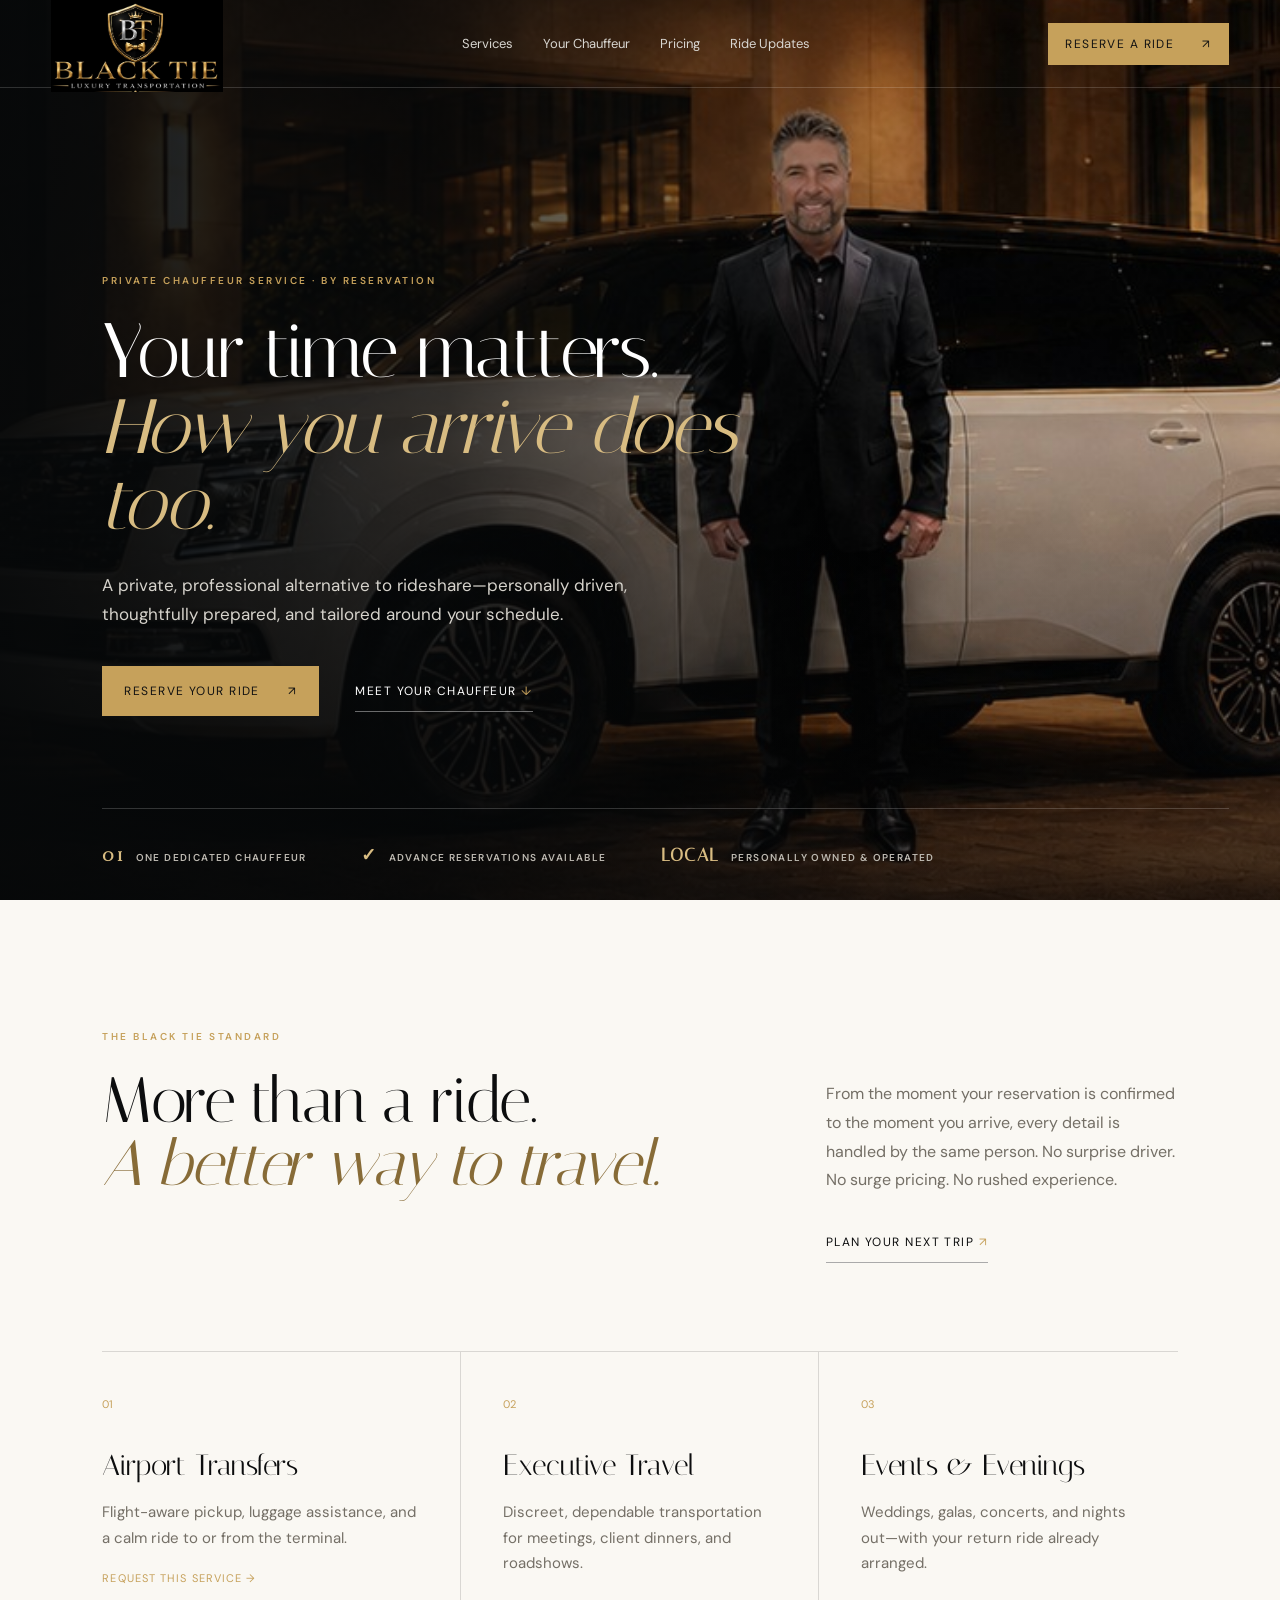
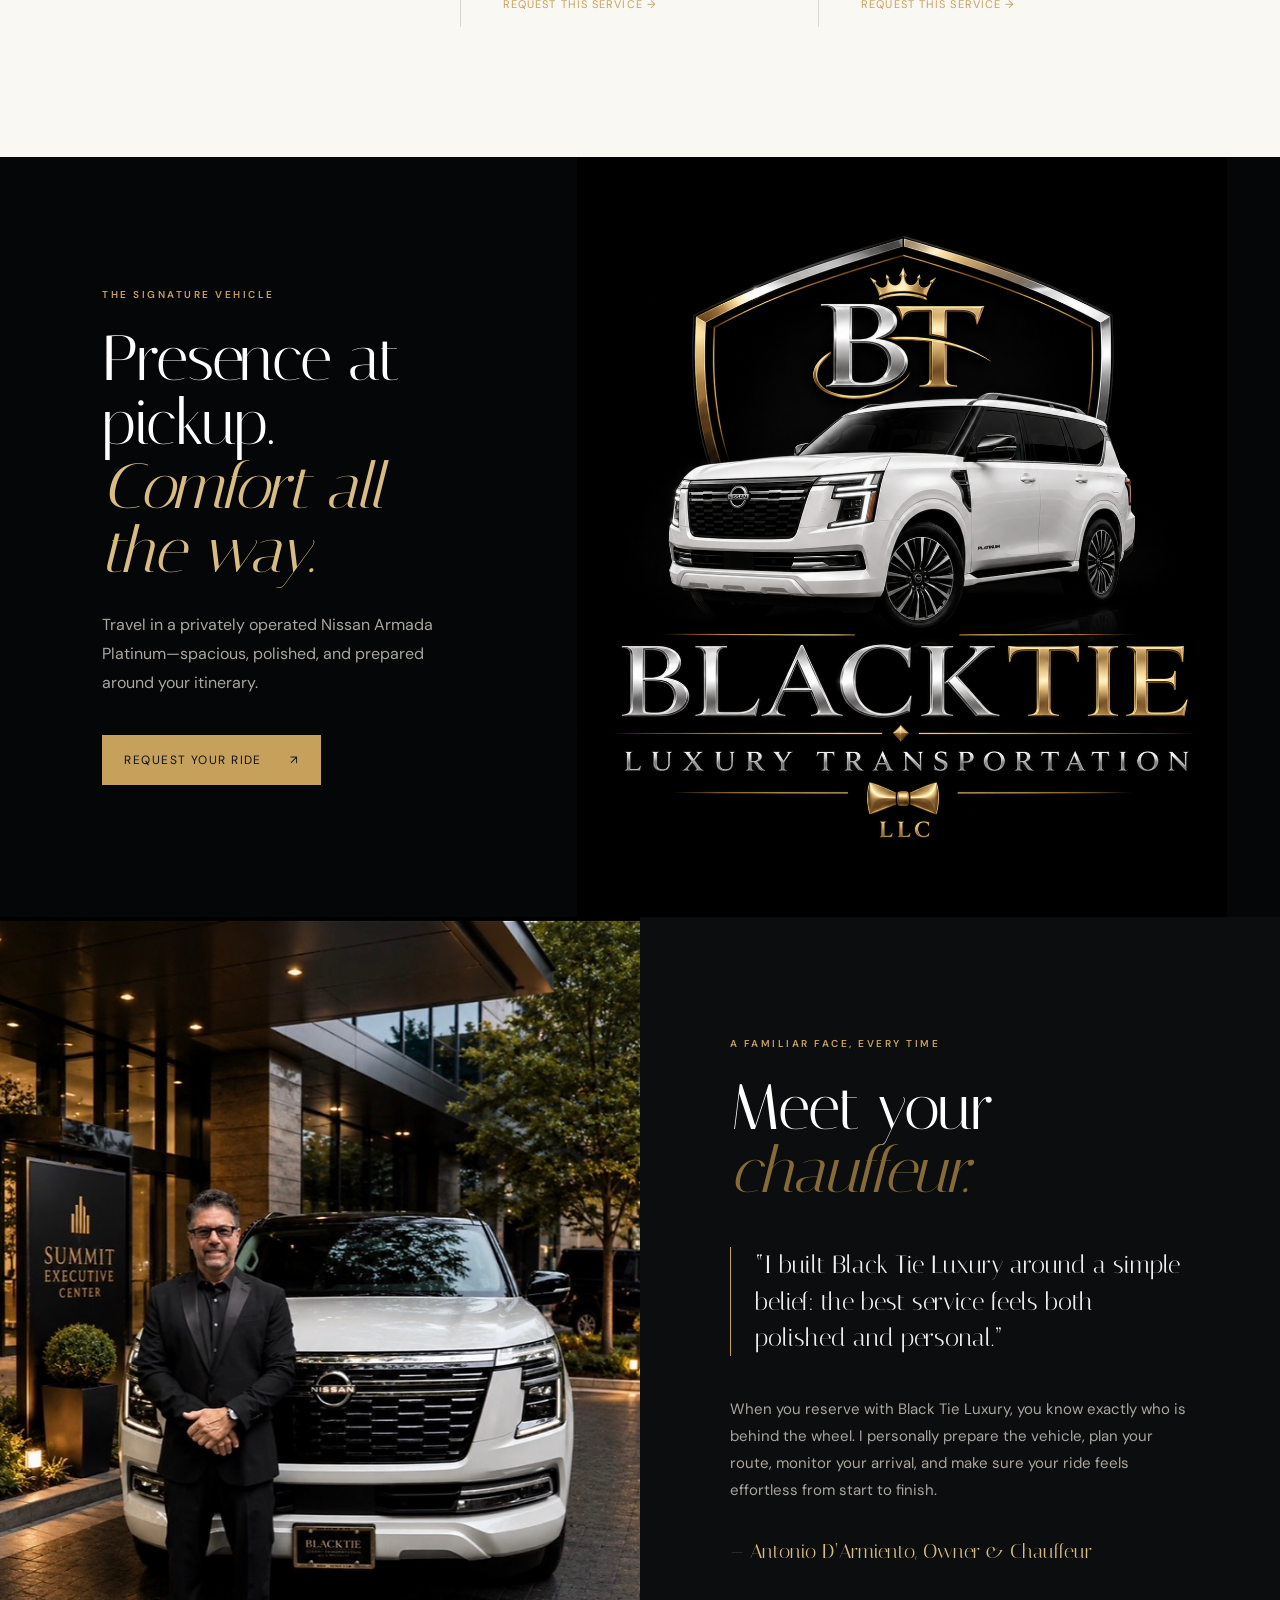
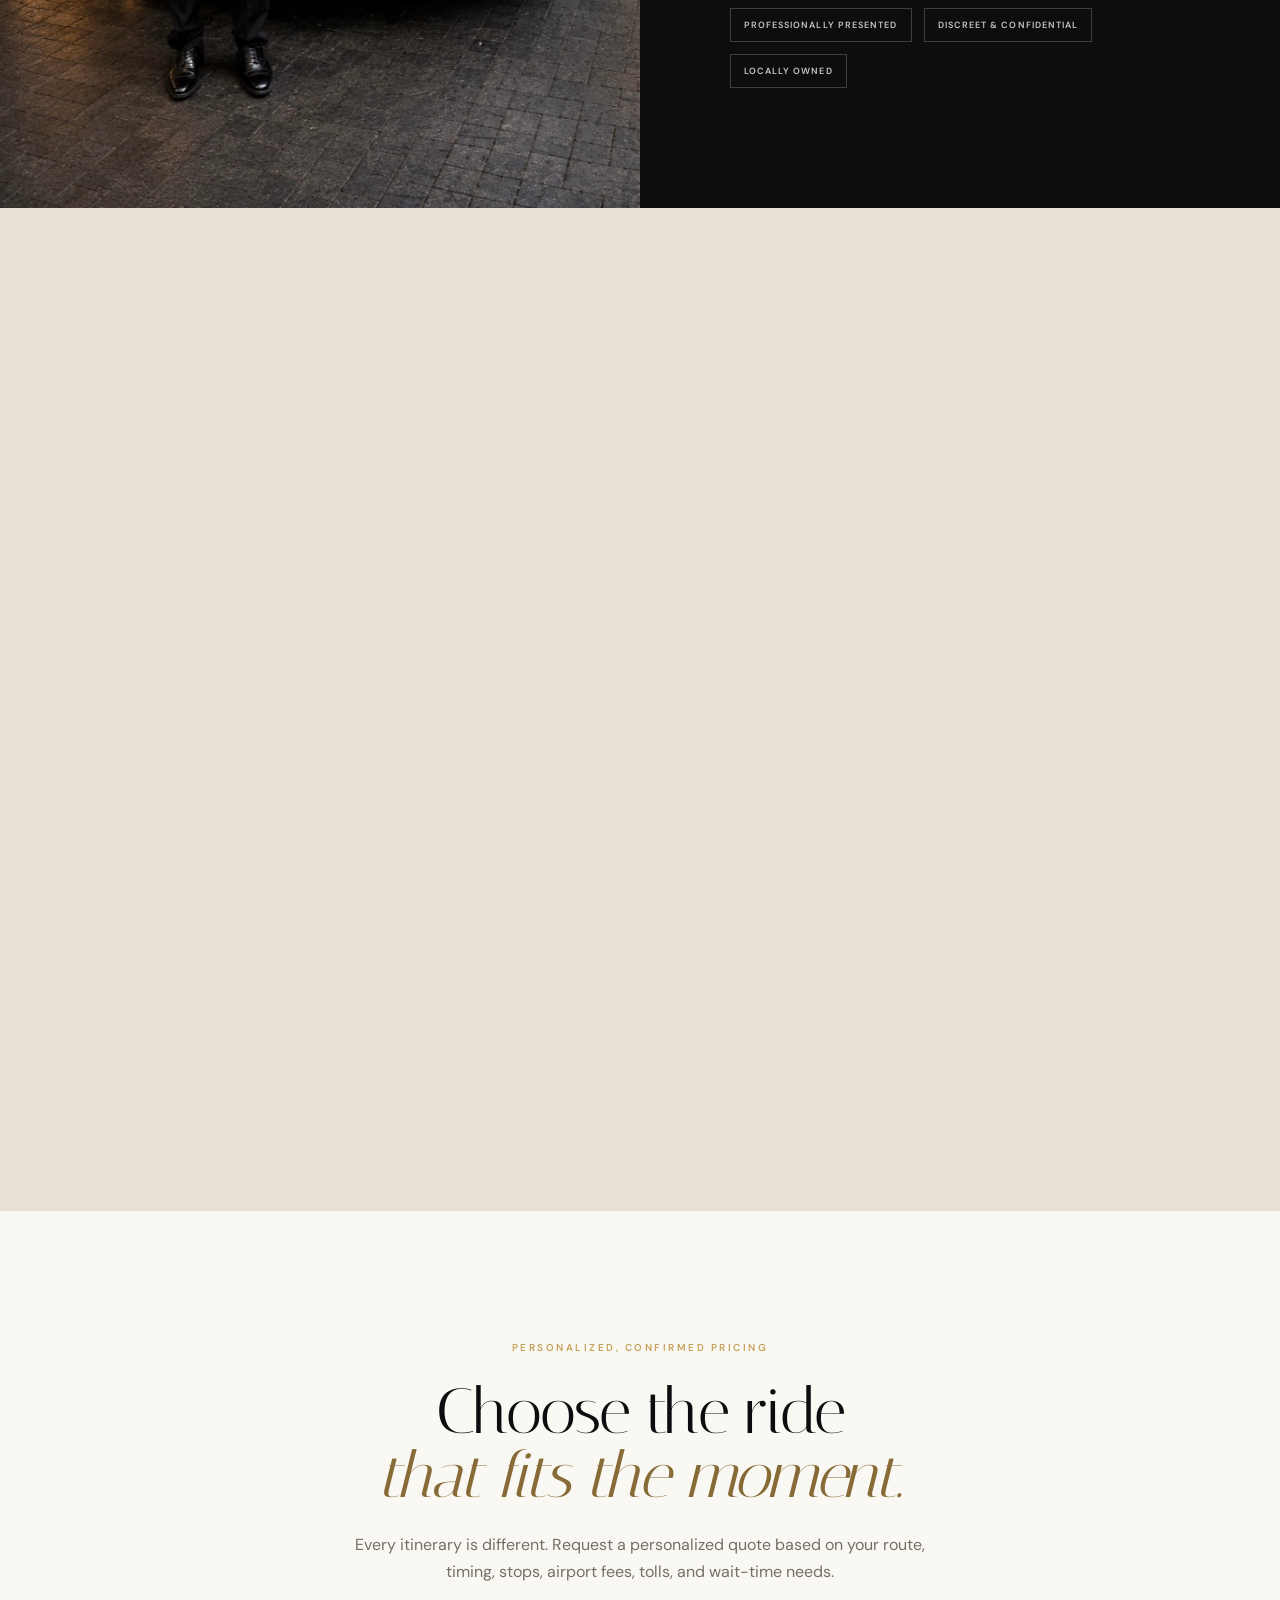
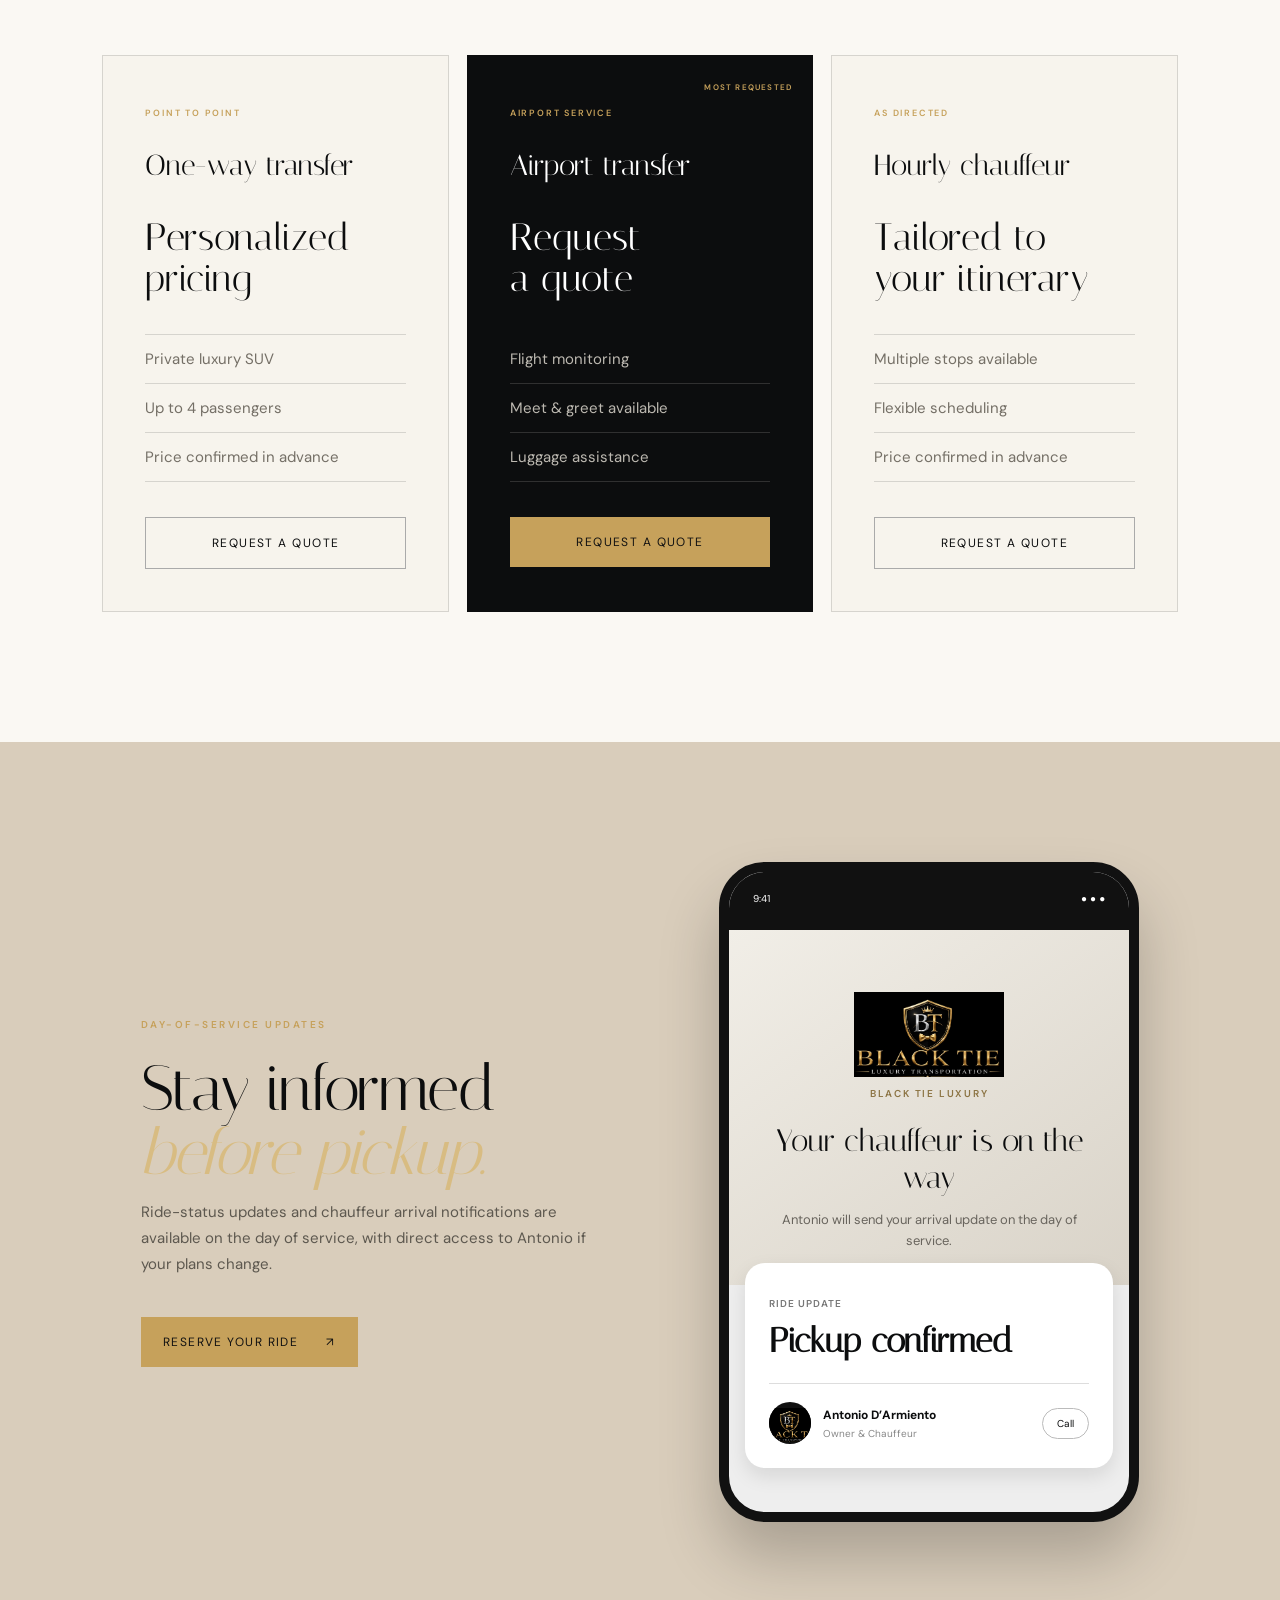
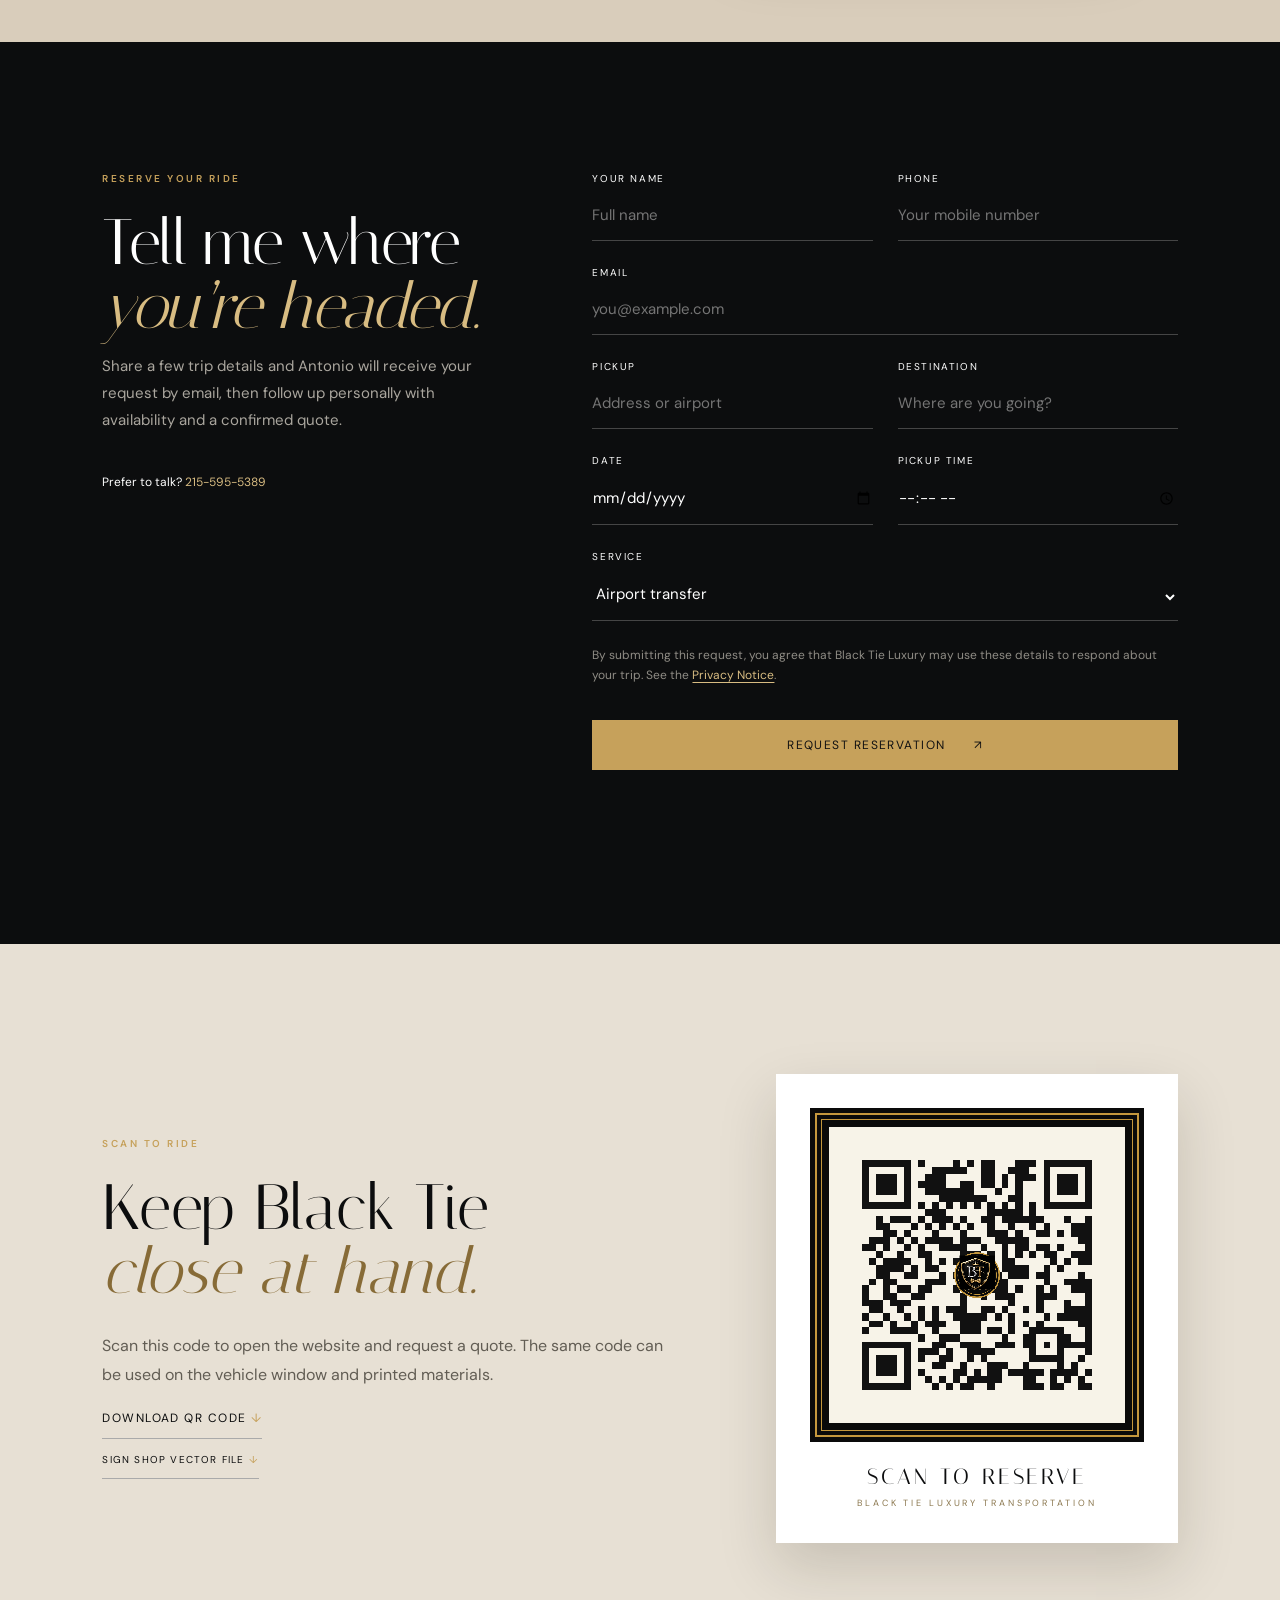
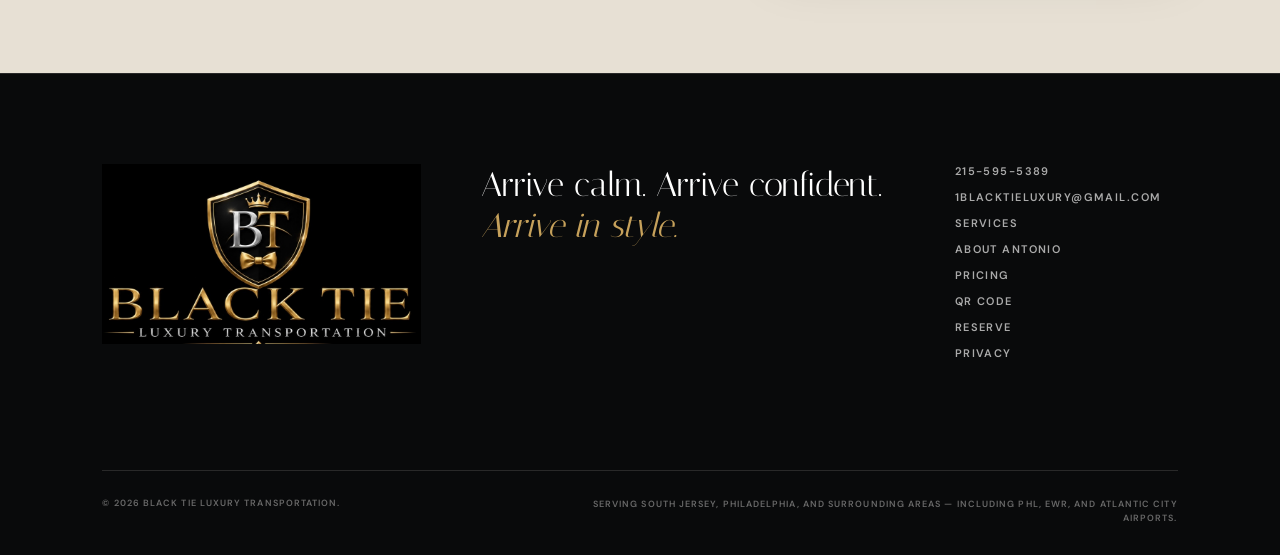
<file: index.html>
<!DOCTYPE html>
<html lang="en">
<head>
  <meta charset="UTF-8">
  <meta name="viewport" content="width=device-width, initial-scale=1.0">
  <meta name="description" content="Black Tie Luxury — private chauffeur service for airport transfers, executive travel, and special occasions.">
  <meta name="theme-color" content="#0c0d0e">
  <link rel="canonical" href="https://ridewithblacktie.com/">
  <link rel="icon" href="assets/black-tie-monogram.svg" type="image/svg+xml">
  <meta property="og:title" content="Black Tie Luxury | Private Chauffeur Service">
  <meta property="og:description" content="Private luxury transportation personally driven by Antonio D’Armiento throughout South Jersey, Philadelphia, and surrounding airports.">
  <meta property="og:type" content="website">
  <meta property="og:url" content="https://ridewithblacktie.com/">
  <meta property="og:site_name" content="Black Tie Luxury Transportation">
  <meta property="og:image" content="https://ridewithblacktie.com/assets/black-tie-social-share.jpg">
  <meta property="og:image:width" content="1200">
  <meta property="og:image:height" content="630">
  <meta property="og:image:alt" content="Black Tie Luxury Transportation private chauffeur service">
  <meta name="twitter:card" content="summary_large_image">
  <meta name="twitter:title" content="Black Tie Luxury | Private Chauffeur Service">
  <meta name="twitter:description" content="Private luxury transportation personally driven by Antonio D’Armiento throughout South Jersey, Philadelphia, and surrounding airports.">
  <meta name="twitter:image" content="https://ridewithblacktie.com/assets/black-tie-social-share.jpg">
  <script type="application/ld+json">
    {"@context":"https://schema.org","@type":"LocalBusiness","name":"Black Tie Luxury Transportation","url":"https://ridewithblacktie.com/","telephone":"+1-215-595-5389","email":"1BlackTieLuxury@gmail.com","logo":"https://ridewithblacktie.com/assets/black-tie-official-logo.png","image":"https://ridewithblacktie.com/assets/black-tie-social-share.jpg","description":"Private chauffeur service for airport transfers, executive travel, special events, and point-to-point transportation.","areaServed":["South Jersey","Philadelphia","Philadelphia International Airport","Newark Liberty International Airport","Atlantic City International Airport"]}
  </script>
  <title>Black Tie Luxury | Private Chauffeur Service</title>
  <link rel="preconnect" href="https://fonts.googleapis.com">
  <link rel="preconnect" href="https://fonts.gstatic.com" crossorigin>
  <link href="https://fonts.googleapis.com/css2?family=DM+Sans:wght@400;500;600&family=Italiana&display=swap" rel="stylesheet">
  <link rel="stylesheet" href="styles.css">
</head>
<body>
  <header class="site-header" id="top">
    <a class="brand" href="#top" aria-label="Black Tie Luxury home"><img class="official-header-logo" src="assets/black-tie-official-logo.png" alt="Black Tie Luxury Transportation"></a>
    <button class="menu-button" aria-label="Open navigation menu" aria-expanded="false" aria-controls="site-nav"><span></span><span></span></button>
    <nav id="site-nav" aria-label="Primary navigation">
      <a href="#services">Services</a><a href="#about">Your Chauffeur</a><a href="#rates">Pricing</a><a href="#tracking">Ride Updates</a>
    </nav>
    <a class="button button-small header-cta" href="#book">Reserve a Ride <span>↗</span></a>
  </header>

  <main>
    <section class="hero">
      <picture>
        <source media="(max-width: 640px)" srcset="assets/antonio-hotel-hero-no-glasses-mobile-v5.jpg">
        <img class="hero-image" src="assets/antonio-hotel-hero-no-glasses-v5.jpg" alt="Antonio D’Armiento beside his white Nissan Armada at an elegant hotel entrance" fetchpriority="high">
      </picture>
      <div class="hero-overlay"></div>
      <div class="hero-content reveal">
        <p class="eyebrow">Private chauffeur service · By reservation</p>
        <h1>Your time matters.<br><em>How you arrive does too.</em></h1>
        <p class="hero-intro">A private, professional alternative to rideshare—personally driven, thoughtfully prepared, and tailored around your schedule.</p>
        <div class="hero-actions"><a class="button" href="#book">Reserve your ride <span>↗</span></a><a class="text-link" href="#about">Meet your chauffeur <span>↓</span></a></div>
      </div>
      <div class="hero-proof"><span><b>01</b> One dedicated chauffeur</span><span><b>✓</b> Advance reservations available</span><span><b>LOCAL</b> Personally owned &amp; operated</span></div>
    </section>

    <section class="intro-section section-pad" id="services">
      <div class="section-heading reveal"><p class="eyebrow">The Black Tie standard</p><h2>More than a ride.<br><em>A better way to travel.</em></h2></div>
      <div class="intro-copy reveal"><p>From the moment your reservation is confirmed to the moment you arrive, every detail is handled by the same person. No surprise driver. No surge pricing. No rushed experience.</p><a class="text-link dark" href="#book">Plan your next trip <span>↗</span></a></div>
      <div class="service-grid">
        <article class="service-card reveal"><span class="service-number">01</span><h3>Airport Transfers</h3><p>Flight-aware pickup, luggage assistance, and a calm ride to or from the terminal.</p><a class="line-link" href="#book">Request this service →</a></article>
        <article class="service-card reveal"><span class="service-number">02</span><h3>Executive Travel</h3><p>Discreet, dependable transportation for meetings, client dinners, and roadshows.</p><a class="line-link" href="#book">Request this service →</a></article>
        <article class="service-card reveal"><span class="service-number">03</span><h3>Events &amp; Evenings</h3><p>Weddings, galas, concerts, and nights out—with your return ride already arranged.</p><a class="line-link" href="#book">Request this service →</a></article>
      </div>
    </section>

    <section class="fleet-signature" aria-labelledby="fleet-title">
      <div class="fleet-copy reveal"><p class="eyebrow">The signature vehicle</p><h2 id="fleet-title">Presence at pickup.<br><em>Comfort all the way.</em></h2><p>Travel in a privately operated Nissan Armada Platinum—spacious, polished, and prepared around your itinerary.</p><a class="button" href="#book">Request your ride <span>↗</span></a></div>
      <div class="fleet-mark reveal"><img src="assets/black-tie-car-logo.png" alt="Black Tie Luxury Transportation logo featuring a white Nissan Armada Platinum"></div>
    </section>

    <section class="about" id="about">
      <div class="about-image-wrap reveal"><img src="assets/antonio-hotel-portrait.png" alt="Antonio D’Armiento standing in front of his white Nissan Armada at the Summit Executive Center entrance" loading="lazy"></div>
      <div class="about-copy reveal">
        <p class="eyebrow">A familiar face, every time</p><h2>Meet your<br><em>chauffeur.</em></h2>
        <blockquote>“I built Black Tie Luxury around a simple belief: the best service feels both polished and personal.”</blockquote>
        <p>When you reserve with Black Tie Luxury, you know exactly who is behind the wheel. I personally prepare the vehicle, plan your route, monitor your arrival, and make sure your ride feels effortless from start to finish.</p>
        <p class="signature">— Antonio D’Armiento, Owner &amp; Chauffeur</p>
        <div class="trust-list"><span>Professionally presented</span><span>Discreet &amp; confidential</span><span>Locally owned</span></div>
      </div>
    </section>

    <section class="experience section-pad">
      <div class="experience-image reveal"><img src="assets/antonio-airport-service.jpg" alt="Antonio D’Armiento welcoming a traveler into the Black Tie Luxury Armada at the airport" loading="lazy"></div>
      <div class="experience-panel reveal"><p class="eyebrow">From curb to destination</p><h2>Quiet luxury,<br><em>thoughtfully delivered.</em></h2><div class="feature-list"><div><span>01</span><p><strong>Know your driver</strong>Your reservation is handled personally, start to finish.</p></div><div><span>02</span><p><strong>Know your rate</strong>Personalized pricing is confirmed before the day of travel.</p></div><div><span>03</span><p><strong>Know your arrival</strong>Ride-status updates and chauffeur arrival notifications are available on the day of service.</p></div></div></div>
    </section>

    <section class="rates section-pad" id="rates">
      <div class="section-heading centered reveal"><p class="eyebrow">Personalized, confirmed pricing</p><h2>Choose the ride<br><em>that fits the moment.</em></h2><p>Every itinerary is different. Request a personalized quote based on your route, timing, stops, airport fees, tolls, and wait-time needs.</p></div>
      <div class="rate-grid">
        <article class="rate-card reveal"><p class="rate-type">Point to point</p><h3>One-way transfer</h3><p class="price quote-price">Personalized<br>pricing</p><ul><li>Private luxury SUV</li><li>Up to 4 passengers</li><li>Price confirmed in advance</li></ul><a href="#book" class="button button-outline">Request a quote</a></article>
        <article class="rate-card featured reveal"><p class="rate-badge">Most requested</p><p class="rate-type">Airport service</p><h3>Airport transfer</h3><p class="price quote-price">Request<br>a quote</p><ul><li>Flight monitoring</li><li>Meet &amp; greet available</li><li>Luggage assistance</li></ul><a href="#book" class="button">Request a quote</a></article>
        <article class="rate-card reveal"><p class="rate-type">As directed</p><h3>Hourly chauffeur</h3><p class="price quote-price">Tailored to<br>your itinerary</p><ul><li>Multiple stops available</li><li>Flexible scheduling</li><li>Price confirmed in advance</li></ul><a href="#book" class="button button-outline">Request a quote</a></article>
      </div>
    </section>

    <section class="tracking" id="tracking">
      <div class="tracking-copy reveal"><p class="eyebrow">Day-of-service updates</p><h2>Stay informed<br><em>before pickup.</em></h2><p>Ride-status updates and chauffeur arrival notifications are available on the day of service, with direct access to Antonio if your plans change.</p><a class="button tracking-cta" href="#book">Reserve your ride <span>↗</span></a></div>
      <div class="phone-mockup reveal"><div class="phone-bar"><span>9:41</span><span>● ● ●</span></div><div class="notification-screen"><img class="tracking-logo" src="assets/black-tie-official-logo.png" alt=""><p class="notification-label">Black Tie Luxury</p><h3>Your chauffeur is on the way</h3><p>Antonio will send your arrival update on the day of service.</p></div><div class="ride-card"><p>Ride update</p><h3>Pickup confirmed</h3><div class="driver-row"><span class="driver-avatar"><img src="assets/black-tie-official-logo.png" alt=""></span><p><strong>Antonio D’Armiento</strong><small>Owner &amp; Chauffeur</small></p><a href="tel:+12155955389" aria-label="Call Antonio">Call</a></div></div></div>
    </section>

    <section class="booking section-pad" id="book">
      <div class="booking-copy reveal"><p class="eyebrow">Reserve your ride</p><h2>Tell me where<br><em>you’re headed.</em></h2><p>Share a few trip details and Antonio will receive your request by email, then follow up personally with availability and a confirmed quote.</p><p class="booking-contact">Prefer to talk? <a href="tel:+12155955389">215-595-5389</a></p></div>
      <form class="booking-form reveal" id="bookingForm" action="https://formspree.io/f/xrpgorra" method="POST" accept-charset="UTF-8">
        <input type="hidden" name="_subject" value="New ride request — Black Tie Luxury">
        <input class="form-honeypot" type="text" name="_gotcha" tabindex="-1" autocomplete="off" aria-hidden="true">
        <div class="field"><label for="name">Your name</label><input id="name" name="name" required placeholder="Full name"></div>
        <div class="field"><label for="phone">Phone</label><input id="phone" name="phone" type="tel" required placeholder="Your mobile number"></div>
        <div class="field full"><label for="email">Email</label><input id="email" name="email" type="email" required placeholder="you@example.com"></div>
        <div class="field"><label for="pickup">Pickup</label><input id="pickup" name="pickup" required placeholder="Address or airport"></div>
        <div class="field"><label for="destination">Destination</label><input id="destination" name="destination" required placeholder="Where are you going?"></div>
        <div class="field"><label for="date">Date</label><input id="date" name="date" type="date" required></div>
        <div class="field"><label for="time">Pickup time</label><input id="time" name="time" type="time" required></div>
        <div class="field full"><label for="service">Service</label><select id="service" name="service"><option>Airport transfer</option><option>Point-to-point transfer</option><option>Hourly chauffeur</option><option>Special event</option></select></div>
        <p class="form-privacy">By submitting this request, you agree that Black Tie Luxury may use these details to respond about your trip. See the <a href="privacy.html">Privacy Notice</a>.</p>
        <button class="button submit-button" type="submit">Request reservation <span>↗</span></button><p class="form-status" id="bookingStatus" aria-live="polite"></p>
      </form>
    </section>

    <section class="qr-section section-pad" id="qr-code">
      <div class="qr-copy reveal"><p class="eyebrow">Scan to ride</p><h2>Keep Black Tie<br><em>close at hand.</em></h2><p>Scan this code to open the website and request a quote. The same code can be used on the vehicle window and printed materials.</p><a class="text-link dark" href="assets/black-tie-website-qr.png" download="black-tie-luxury-website-qr.png">Download QR code <span>↓</span></a><br><a class="text-link dark qr-vector-link" href="assets/black-tie-website-qr.svg" download="black-tie-luxury-website-qr.svg">Sign shop vector file <span>↓</span></a></div>
      <div class="qr-card reveal"><img src="assets/black-tie-website-qr.png" alt="QR code linking to the Black Tie Luxury website"><p><strong>Scan to reserve</strong><span>Black Tie Luxury Transportation</span></p></div>
    </section>
  </main>

  <footer><div class="footer-brand"><img src="assets/black-tie-official-logo.png" alt="Black Tie Luxury Transportation"></div><p class="footer-tagline">Arrive calm. Arrive confident.<br><em>Arrive in style.</em></p><div class="footer-links"><a href="tel:+12155955389">215-595-5389</a><a href="mailto:1BlackTieLuxury@gmail.com">1BlackTieLuxury@gmail.com</a><a href="#services">Services</a><a href="#about">About Antonio</a><a href="#rates">Pricing</a><a href="#qr-code">QR Code</a><a href="#book">Reserve</a><a href="privacy.html">Privacy</a></div><div class="footer-bottom"><span>© 2026 Black Tie Luxury Transportation.</span><span>Serving South Jersey, Philadelphia, and surrounding areas — including PHL, EWR, and Atlantic City airports.</span></div></footer>
  <a class="mobile-reserve" href="#book">Reserve Your Ride <span>↗</span></a>
  <script src="script.js"></script>
</body>
</html>
</file>
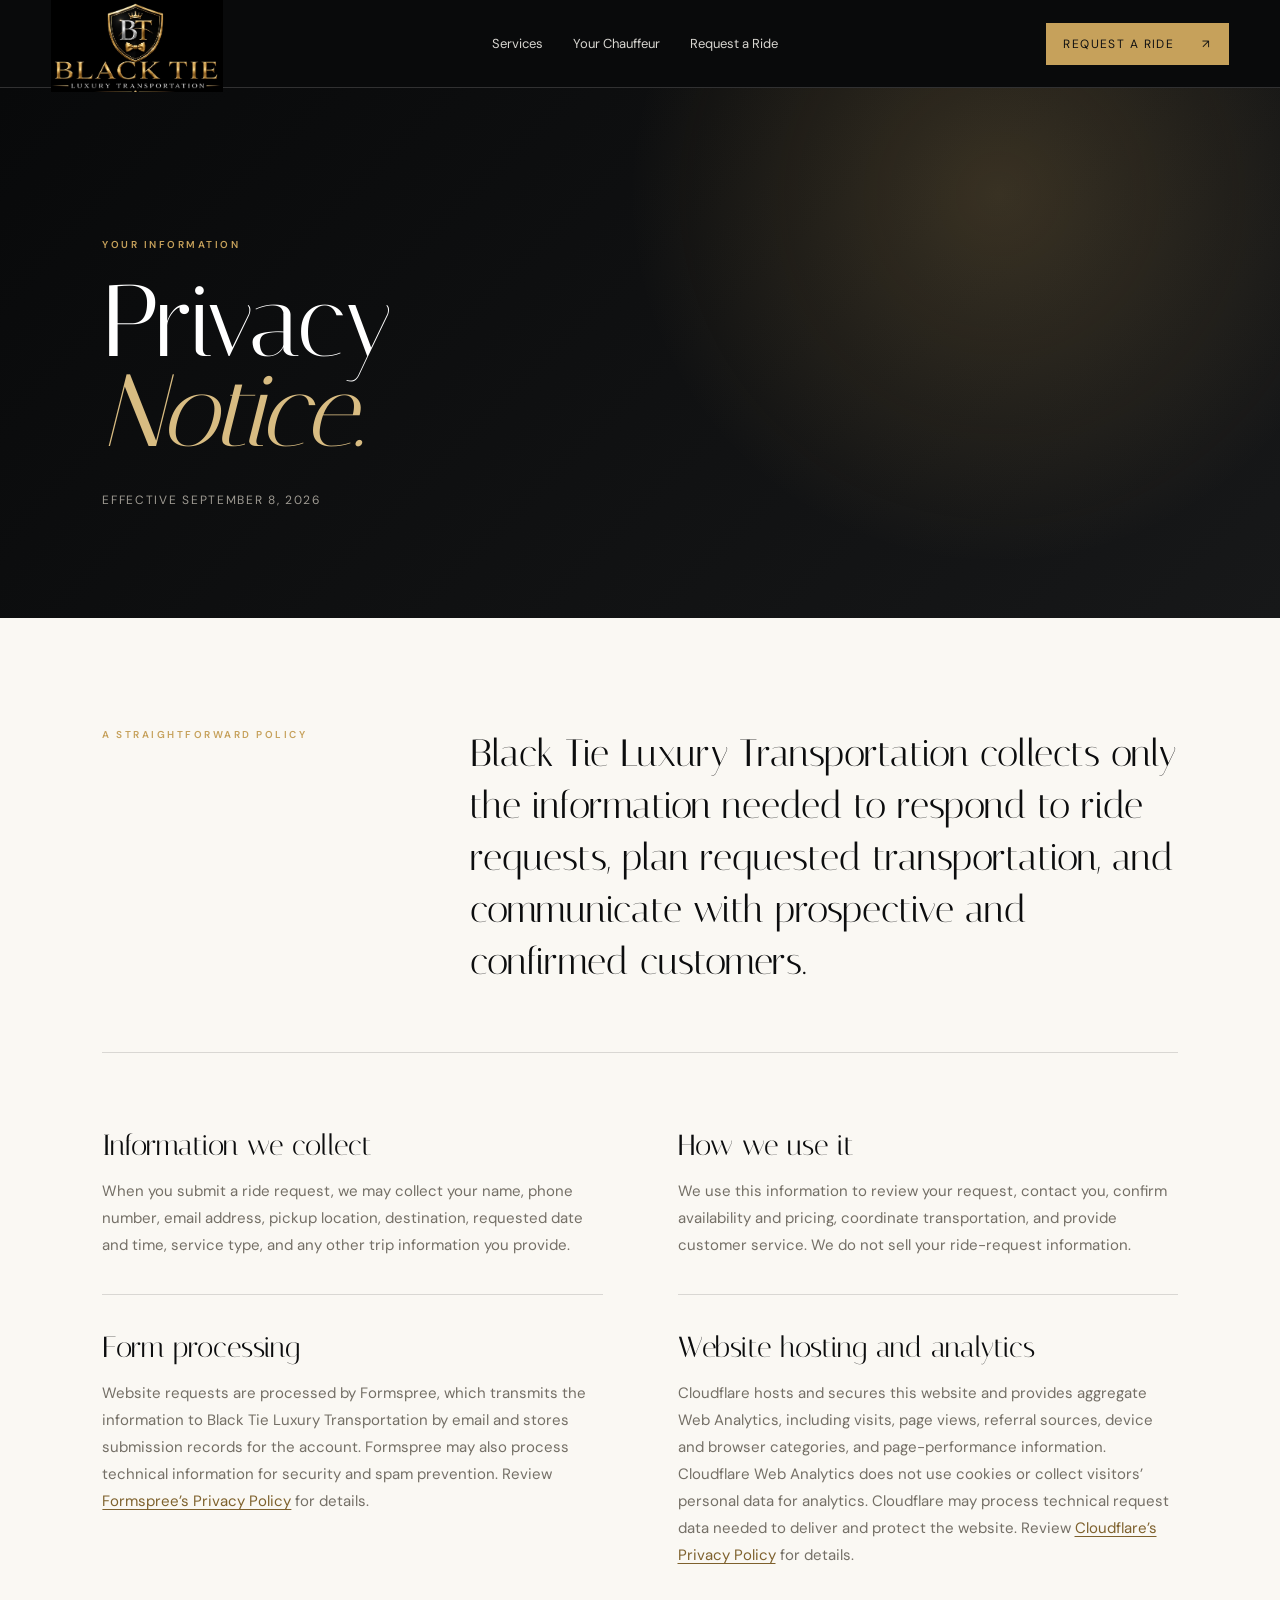
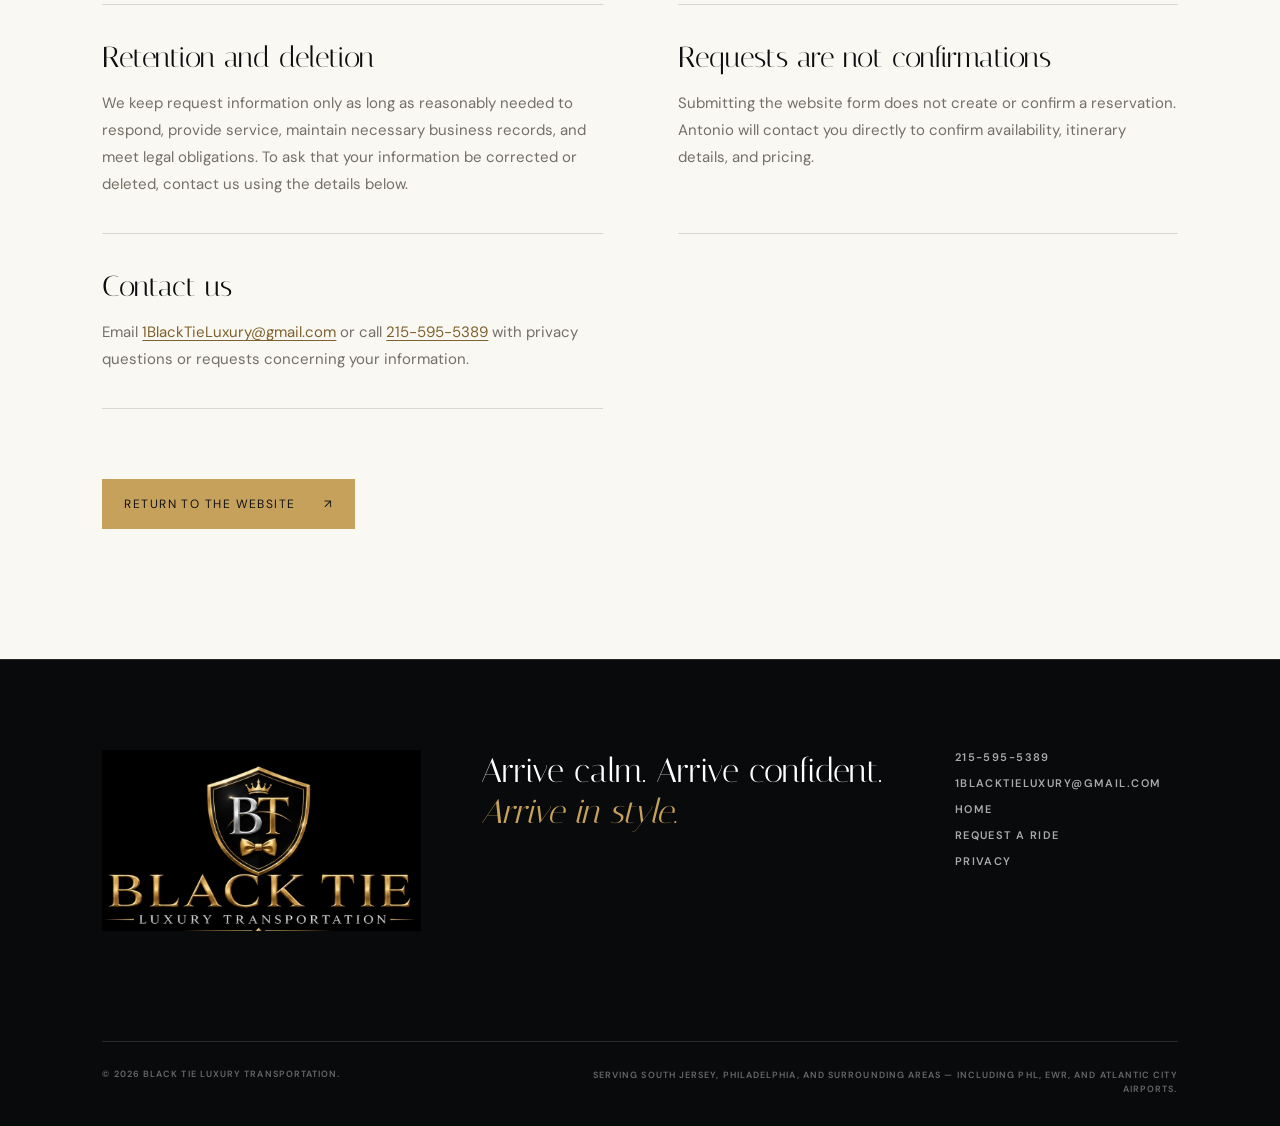
<file: privacy.html>
<!DOCTYPE html>
<html lang="en">
<head>
  <meta charset="UTF-8">
  <meta name="viewport" content="width=device-width, initial-scale=1.0">
  <meta name="description" content="Privacy notice for Black Tie Luxury Transportation ride requests.">
  <meta name="theme-color" content="#0c0d0e">
  <link rel="canonical" href="https://ridewithblacktie.com/privacy.html">
  <link rel="icon" href="assets/black-tie-monogram.svg" type="image/svg+xml">
  <meta property="og:title" content="Privacy Notice | Black Tie Luxury Transportation">
  <meta property="og:description" content="How Black Tie Luxury Transportation handles information submitted with ride requests.">
  <meta property="og:type" content="website">
  <meta property="og:url" content="https://ridewithblacktie.com/privacy.html">
  <meta property="og:image" content="https://ridewithblacktie.com/assets/black-tie-social-share.jpg">
  <title>Privacy Notice | Black Tie Luxury Transportation</title>
  <link rel="preconnect" href="https://fonts.googleapis.com">
  <link rel="preconnect" href="https://fonts.gstatic.com" crossorigin>
  <link href="https://fonts.googleapis.com/css2?family=DM+Sans:wght@400;500;600&family=Italiana&display=swap" rel="stylesheet">
  <link rel="stylesheet" href="styles.css">
  <link rel="stylesheet" href="privacy.css">
</head>
<body class="privacy-page">
  <header class="site-header legal-header">
    <a class="brand" href="index.html" aria-label="Black Tie Luxury home"><img class="official-header-logo" src="assets/black-tie-official-logo.png" alt="Black Tie Luxury Transportation"></a>
    <nav aria-label="Privacy page navigation"><a href="index.html#services">Services</a><a href="index.html#about">Your Chauffeur</a><a href="index.html#book">Request a Ride</a></nav>
    <a class="button button-small header-cta" href="index.html#book">Request a Ride <span>↗</span></a>
  </header>

  <main class="privacy-main">
    <section class="privacy-hero">
      <p class="eyebrow">Your information</p>
      <h1>Privacy<br><em>Notice.</em></h1>
      <p>Effective September 8, 2026</p>
    </section>

    <section class="privacy-content">
      <div class="privacy-intro">
        <p class="eyebrow">A straightforward policy</p>
        <p>Black Tie Luxury Transportation collects only the information needed to respond to ride requests, plan requested transportation, and communicate with prospective and confirmed customers.</p>
      </div>

      <div class="privacy-sections">
        <section>
          <h2>Information we collect</h2>
          <p>When you submit a ride request, we may collect your name, phone number, email address, pickup location, destination, requested date and time, service type, and any other trip information you provide.</p>
        </section>
        <section>
          <h2>How we use it</h2>
          <p>We use this information to review your request, contact you, confirm availability and pricing, coordinate transportation, and provide customer service. We do not sell your ride-request information.</p>
        </section>
        <section>
          <h2>Form processing</h2>
          <p>Website requests are processed by Formspree, which transmits the information to Black Tie Luxury Transportation by email and stores submission records for the account. Formspree may also process technical information for security and spam prevention. Review <a href="https://formspree.io/legal/privacy-policy/" rel="noopener">Formspree’s Privacy Policy</a> for details.</p>
        </section>
        <section>
          <h2>Website hosting and analytics</h2>
          <p>Cloudflare hosts and secures this website and provides aggregate Web Analytics, including visits, page views, referral sources, device and browser categories, and page-performance information. Cloudflare Web Analytics does not use cookies or collect visitors’ personal data for analytics. Cloudflare may process technical request data needed to deliver and protect the website. Review <a href="https://www.cloudflare.com/privacypolicy/" rel="noopener">Cloudflare’s Privacy Policy</a> for details.</p>
        </section>
        <section>
          <h2>Retention and deletion</h2>
          <p>We keep request information only as long as reasonably needed to respond, provide service, maintain necessary business records, and meet legal obligations. To ask that your information be corrected or deleted, contact us using the details below.</p>
        </section>
        <section>
          <h2>Requests are not confirmations</h2>
          <p>Submitting the website form does not create or confirm a reservation. Antonio will contact you directly to confirm availability, itinerary details, and pricing.</p>
        </section>
        <section>
          <h2>Contact us</h2>
          <p>Email <a href="mailto:1BlackTieLuxury@gmail.com">1BlackTieLuxury@gmail.com</a> or call <a href="tel:+12155955389">215-595-5389</a> with privacy questions or requests concerning your information.</p>
        </section>
      </div>

      <a class="button privacy-return" href="index.html">Return to the website <span>↗</span></a>
    </section>
  </main>

  <footer><div class="footer-brand"><img src="assets/black-tie-official-logo.png" alt="Black Tie Luxury Transportation"></div><p class="footer-tagline">Arrive calm. Arrive confident.<br><em>Arrive in style.</em></p><div class="footer-links"><a href="tel:+12155955389">215-595-5389</a><a href="mailto:1BlackTieLuxury@gmail.com">1BlackTieLuxury@gmail.com</a><a href="index.html">Home</a><a href="index.html#book">Request a Ride</a><a href="privacy.html" aria-current="page">Privacy</a></div><div class="footer-bottom"><span>© 2026 Black Tie Luxury Transportation.</span><span>Serving South Jersey, Philadelphia, and surrounding areas — including PHL, EWR, and Atlantic City airports.</span></div></footer>
  <a class="mobile-reserve" href="index.html#book">Request Your Ride <span>↗</span></a>
</body>
</html>
</file>
<file: styles.css>
:root{--ink:#0c0d0e;--ink-soft:#171819;--ivory:#f2efe8;--paper:#faf8f3;--gold:#c6a15b;--gold-light:#d8bc82;--muted:#746f66;--line:rgba(14,14,14,.14)}*{box-sizing:border-box}html{scroll-behavior:smooth}body{margin:0;background:var(--paper);color:var(--ink);font-family:"DM Sans",sans-serif}img{display:block;width:100%}a{color:inherit;text-decoration:none}button,input,select{font:inherit}.site-header{height:88px;padding:0 clamp(24px,4vw,72px);display:flex;align-items:center;justify-content:space-between;position:absolute;z-index:20;width:100%;color:white;border-bottom:1px solid rgba(255,255,255,.16)}.brand{display:flex;align-items:center;gap:12px}.brand-mark{font-family:Italiana,serif;font-size:30px;line-height:1;border-right:1px solid var(--gold);padding-right:12px;color:var(--gold-light)}.brand-copy{display:flex;flex-direction:column;text-transform:uppercase}.brand-copy strong{font-family:Italiana,serif;font-size:16px;letter-spacing:.16em}.brand-copy small{font-size:7px;letter-spacing:.24em;color:#d7d3ca;margin-top:3px}.site-header nav{display:flex;gap:30px;font-size:13px}.site-header nav a{color:#d8d6d1;transition:.25s}.site-header nav a:hover{color:white}.button{display:inline-flex;align-items:center;justify-content:center;gap:28px;background:var(--gold);color:#121212;padding:17px 22px;font-size:12px;text-transform:uppercase;letter-spacing:.12em;border:0;cursor:pointer;transition:.25s}.button:hover{background:var(--gold-light);transform:translateY(-2px)}.button-small{padding:13px 17px}.menu-button{display:none;background:none;border:0}.hero{min-height:840px;height:100vh;position:relative;color:white;display:flex;align-items:center;overflow:hidden}.hero-image,.hero-overlay{position:absolute;inset:0;height:100%;object-fit:cover}.hero-overlay{background:linear-gradient(90deg,rgba(6,8,9,.94) 0%,rgba(6,8,9,.75) 34%,rgba(6,8,9,.18) 70%),linear-gradient(0deg,rgba(4,4,4,.7),transparent 45%)}.hero-content{z-index:2;width:min(720px,80%);margin-left:clamp(24px,8vw,145px);padding-top:90px}.eyebrow{text-transform:uppercase;letter-spacing:.25em;font-size:10px;font-weight:600;color:var(--gold);margin:0 0 26px}.hero h1,.section-heading h2,.about h2,.experience h2,.tracking h2,.booking h2{font-family:Italiana,serif;font-weight:400;font-size:clamp(52px,6vw,92px);line-height:.99;letter-spacing:-.025em;margin:0}.hero h1 em,h2 em{color:var(--gold-light);font-style:italic}.hero-intro{font-size:17px;color:#d6d3cc;line-height:1.7;max-width:570px;margin:30px 0 38px}.hero-actions{display:flex;align-items:center;gap:36px}.text-link{font-size:12px;text-transform:uppercase;letter-spacing:.12em;border-bottom:1px solid rgba(255,255,255,.4);padding:12px 0}.text-link span,.line-link{color:var(--gold)}.hero-proof{position:absolute;bottom:0;left:clamp(24px,8vw,145px);right:clamp(24px,4vw,72px);height:92px;display:flex;align-items:center;gap:54px;z-index:2;border-top:1px solid rgba(255,255,255,.18);font-size:10px;text-transform:uppercase;letter-spacing:.14em;color:#bdb9b1}.hero-proof b{font-family:Italiana,serif;color:var(--gold-light);font-size:18px;margin-right:8px}.placeholder-note,.photo-label{position:absolute;right:18px;bottom:105px;background:rgba(0,0,0,.55);color:#ddd;padding:8px 10px;font-size:8px;text-transform:uppercase;letter-spacing:.15em;z-index:3}.section-pad{padding:130px clamp(24px,8vw,145px)}.intro-section{display:grid;grid-template-columns:1.3fr .7fr;gap:70px;background:var(--paper)}.section-heading h2,.about h2,.experience h2,.tracking h2,.booking h2{font-size:clamp(44px,5vw,72px)}.section-heading h2 em,.about h2 em,.booking h2 em{color:#876b37}.intro-copy{padding-top:50px}.intro-copy>p{font-size:16px;line-height:1.8;color:var(--muted);margin:0 0 35px}.text-link.dark{border-color:#aaa}.service-grid{grid-column:1/-1;display:grid;grid-template-columns:repeat(3,1fr);border-top:1px solid var(--line);margin-top:30px}.service-card{padding:40px 42px 14px 0;border-right:1px solid var(--line);min-height:260px}.service-card+article{padding-left:42px}.service-card:last-child{border-right:0}.service-number{color:var(--gold);font-size:11px}.service-card h3{font-family:Italiana,serif;font-size:29px;font-weight:400;margin:35px 0 18px}.service-card p{color:var(--muted);line-height:1.7;font-size:14px}.line-link{font-size:11px;text-transform:uppercase;letter-spacing:.1em}.about{display:grid;grid-template-columns:1fr 1fr;background:var(--ink);color:white}.about-image-wrap{position:relative;min-height:800px}.about-image-wrap img{height:100%;object-fit:cover}.about-copy{padding:120px clamp(36px,7vw,125px);display:flex;flex-direction:column;justify-content:center}.about-copy blockquote{font-family:Italiana,serif;font-size:25px;line-height:1.45;margin:45px 0 25px;color:#eee;border-left:1px solid var(--gold);padding-left:24px}.about-copy>p:not(.eyebrow,.signature){color:#aaa69e;line-height:1.8;font-size:14px}.signature{font-family:Italiana,serif;font-size:20px;color:var(--gold-light)}.trust-list{display:flex;flex-wrap:wrap;gap:12px;margin-top:25px}.trust-list span{border:1px solid #3e3e3e;padding:10px 13px;font-size:9px;text-transform:uppercase;letter-spacing:.12em;color:#c9c6bf}.experience{display:grid;grid-template-columns:1.15fr .85fr;background:#e7e0d4;padding-bottom:0}.experience-image{position:relative;min-height:700px}.experience-image img{height:100%;object-fit:cover}.experience-panel{background:#171819;color:white;padding:90px 70px}.experience h2{font-size:52px}.feature-list{margin-top:60px}.feature-list>div{display:flex;gap:22px;border-top:1px solid #3b3b3b;padding:25px 0}.feature-list span{color:var(--gold);font-size:10px}.feature-list p{margin:0;color:#96948f;font-size:13px;line-height:1.6}.feature-list strong{display:block;color:white;font-family:Italiana,serif;font-size:21px;font-weight:400;margin-bottom:6px}.photo-label{bottom:18px}.photo-label.light{right:auto;left:18px}.rates{background:var(--paper)}.centered{text-align:center;max-width:780px;margin:auto}.centered>p:last-child{color:var(--muted);line-height:1.7;max-width:600px;margin:24px auto}.rate-grid{display:grid;grid-template-columns:repeat(3,1fr);gap:18px;margin-top:70px;align-items:stretch}.rate-card{border:1px solid var(--line);padding:42px;background:#f7f4ed;position:relative}.rate-card.featured{background:var(--ink);color:white;transform:translateY(-12px)}.rate-type{font-size:9px;text-transform:uppercase;letter-spacing:.2em;color:var(--gold)}.rate-card h3{font-family:Italiana,serif;font-size:29px;font-weight:400}.price{font-family:Italiana,serif;font-size:62px;margin:34px 0}.price sup{font-family:"DM Sans",sans-serif;font-size:9px;text-transform:uppercase;letter-spacing:.14em;display:block}.price small{font-size:20px}.rate-card ul{padding:0;margin:0 0 35px;list-style:none;border-top:1px solid var(--line)}.rate-card li{padding:14px 0;border-bottom:1px solid var(--line);font-size:12px;color:var(--muted)}.featured li{color:#bdb9b1;border-color:#303030}.button-outline{background:transparent;border:1px solid #aaa;color:var(--ink);width:100%}.featured .button{width:100%}.rate-badge{position:absolute;right:20px;top:18px;font-size:8px;text-transform:uppercase;letter-spacing:.15em;color:var(--gold)}.tracking{background:#d9cdbb;padding:120px clamp(24px,11vw,190px);display:grid;grid-template-columns:1fr 420px;align-items:center;gap:100px}.tracking-copy>p:not(.eyebrow){color:#5d584f;max-width:530px;line-height:1.75}.track-form{margin-top:38px;max-width:520px}.track-form label,.field label{display:block;font-size:9px;text-transform:uppercase;letter-spacing:.16em;margin-bottom:10px}.track-form>div{display:flex}.track-form input{flex:1;border:0;border-bottom:1px solid #7f776b;background:transparent;padding:15px 0;outline:0}.track-form button{border:0;border-bottom:1px solid #7f776b;background:transparent;text-transform:uppercase;font-size:10px;letter-spacing:.12em;cursor:pointer}.form-status{font-size:12px!important;color:#68552f!important;min-height:18px}.phone-mockup{height:660px;border:10px solid #111;border-radius:46px;background:#eee;box-shadow:0 35px 60px rgba(0,0,0,.22);overflow:hidden;position:relative}.phone-bar{height:58px;background:#111;color:white;padding:20px 24px 0;display:flex;justify-content:space-between;font-size:10px}.map-grid{height:355px;position:relative;background-color:#e8e6e0;background-image:linear-gradient(#ccc 1px,transparent 1px),linear-gradient(90deg,#ccc 1px,transparent 1px);background-size:70px 70px}.route-line{position:absolute;width:240px;height:160px;left:45px;top:80px;border:4px solid var(--gold);border-left-color:transparent;border-radius:50%;transform:rotate(-18deg)}.car-dot,.destination-dot{position:absolute;border-radius:50%}.car-dot{top:95px;left:75px;background:#111;color:var(--gold);padding:14px 10px;font-family:Italiana}.destination-dot{right:75px;bottom:85px;width:20px;height:20px;background:var(--gold);border:5px solid white}.ride-card{margin:-22px 16px 0;background:white;border-radius:20px;padding:24px;position:relative;box-shadow:0 8px 20px rgba(0,0,0,.1)}.ride-card>p{font-size:10px;text-transform:uppercase;letter-spacing:.1em;color:#777}.ride-card h3{font-family:Italiana,serif;font-size:34px;margin:7px 0 22px}.driver-row{display:flex;align-items:center;border-top:1px solid #ddd;padding-top:18px}.driver-avatar{background:#111;color:var(--gold);width:42px;height:42px;border-radius:50%;display:grid;place-items:center;font-family:Italiana}.driver-row p{margin:0 0 0 12px;flex:1;font-size:12px}.driver-row small{display:block;color:#888;margin-top:4px}.driver-row button{border:1px solid #bbb;background:white;border-radius:20px;padding:8px 14px;font-size:10px}.booking{display:grid;grid-template-columns:.8fr 1.2fr;gap:100px;background:var(--ink);color:white}.booking-copy>p:not(.eyebrow,.booking-contact){color:#aaa69e;line-height:1.8}.booking-contact{margin-top:40px;font-size:12px}.booking-contact a{color:var(--gold-light)}.booking-form{display:grid;grid-template-columns:1fr 1fr;gap:25px}.field.full{grid-column:1/-1}.field input,.field select{width:100%;border:0;border-bottom:1px solid #454545;background:transparent;color:white;padding:10px 0 15px;outline:0}.field select option{color:#111}.submit-button{grid-column:1/-1;margin-top:10px}.booking-form .form-status{grid-column:1/-1}.booking h2 em{color:var(--gold-light)}footer{background:#090a0b;color:white;padding:90px clamp(24px,8vw,145px) 30px;display:grid;grid-template-columns:1fr 1.3fr .7fr;gap:60px;align-items:start;border-top:1px solid #292929}.footer-brand{display:flex;align-items:center}.footer-brand p{display:flex;flex-direction:column;margin-left:12px;text-transform:uppercase}.footer-brand strong{font-family:Italiana;font-size:17px;letter-spacing:.14em}.footer-brand small{font-size:7px;color:#999;letter-spacing:.2em}.footer-tagline{font-family:Italiana,serif;font-size:34px;margin:0}.footer-tagline em{color:var(--gold)}.footer-links{display:grid;gap:12px;font-size:11px;text-transform:uppercase;letter-spacing:.13em;color:#aaa}.footer-bottom{grid-column:1/-1;border-top:1px solid #292929;padding-top:26px;margin-top:50px;display:flex;justify-content:space-between;color:#686868;font-size:9px;text-transform:uppercase;letter-spacing:.12em}.reveal{opacity:0;transform:translateY(24px);transition:opacity .8s ease,transform .8s ease}.reveal.visible{opacity:1;transform:none}
@media(max-width:1000px){.site-header nav{display:none}.site-header nav.open{display:flex;position:absolute;top:88px;left:0;right:0;background:#111;padding:30px;flex-direction:column}.menu-button{display:block;width:34px}.menu-button span{display:block;height:1px;background:white;margin:8px}.header-cta{display:none}.intro-section,.about,.experience,.tracking,.booking{grid-template-columns:1fr}.about-image-wrap{min-height:650px}.tracking{gap:65px}.phone-mockup{width:min(420px,100%);margin:auto}.rate-grid{grid-template-columns:1fr}.rate-card.featured{transform:none}.experience{padding-left:30px;padding-right:30px}.experience-image{min-height:auto}.service-grid{grid-template-columns:1fr}.service-card,.service-card+article{border-right:0;border-bottom:1px solid var(--line);padding-left:0}.booking{gap:60px}footer{grid-template-columns:1fr 1fr}.footer-links{grid-column:2}.footer-tagline{grid-column:1/-1;grid-row:2}.footer-bottom{grid-row:3}}
@media(max-width:640px){.site-header{height:74px;padding:0 20px}.brand-copy small{display:none}.hero{min-height:760px}.hero-image{object-position:62% center}.hero-overlay{background:linear-gradient(90deg,rgba(6,8,9,.94),rgba(6,8,9,.5)),linear-gradient(0deg,rgba(4,4,4,.85),transparent)}.hero-content{margin:0 20px;width:auto}.hero h1{font-size:50px}.hero-intro{font-size:14px}.hero-actions{align-items:flex-start;flex-direction:column;gap:12px}.hero-proof{left:20px;right:20px;gap:16px;height:84px}.hero-proof span:nth-child(3){display:none}.placeholder-note{bottom:90px}.section-pad{padding:85px 22px}.intro-section{gap:30px}.intro-copy{padding-top:0}.about-image-wrap{min-height:520px}.about-copy{padding:80px 25px}.experience{padding:60px 22px 0}.experience-panel{padding:60px 28px}.experience h2{font-size:42px}.rate-grid{margin-top:40px}.tracking{padding:80px 22px}.phone-mockup{height:590px}.map-grid{height:310px}.track-form>div{flex-direction:column}.track-form button{text-align:left;padding:16px 0}.booking-form{grid-template-columns:1fr}.field.full,.submit-button{grid-column:1}.booking{gap:45px}.footer-tagline{font-size:27px}footer{grid-template-columns:1fr}.footer-links,.footer-tagline{grid-column:1}.footer-links{grid-row:auto}.footer-tagline{grid-row:auto}.footer-bottom{grid-row:auto;flex-direction:column;gap:10px}.photo-label{font-size:7px}}
@media(prefers-reduced-motion:reduce){html{scroll-behavior:auto}.reveal{opacity:1;transform:none;transition:none}}
.hero-content{opacity:1;transform:none}
@media(max-width:1000px){.menu-button{width:34px;height:34px;padding:4px}.menu-button span{width:24px;margin:7px 0}}

/* Launch-ready brand and readability refinements */
.brand{width:255px}.brand img{width:100%;height:auto}.footer-brand img{width:min(300px,100%)}
.quote-price{font-size:38px;line-height:1.08;min-height:84px;display:flex;align-items:center}
.tracking-cta{margin-top:24px}.notification-screen{height:355px;background:linear-gradient(145deg,#f1eee7,#d9d3c8);padding:62px 42px;text-align:center}.tracking-logo{width:76px;height:76px;margin:0 auto 18px}.notification-label{margin:0 0 22px!important;font-size:10px!important;text-transform:uppercase;letter-spacing:.18em;color:#8c7444!important}.notification-screen h3{font-family:Italiana,serif;font-size:31px;font-weight:400;margin:0 0 14px}.notification-screen>p:last-child{font-size:13px;line-height:1.6;color:#68645d;margin:0}.driver-avatar{padding:8px}.driver-avatar img{width:100%;height:100%;object-fit:contain}.driver-row a{border:1px solid #bbb;background:white;border-radius:20px;padding:8px 14px;font-size:10px}.mobile-reserve{display:none}
.service-card p,.about-copy>p:not(.eyebrow,.signature),.feature-list p,.rate-card li,.tracking-copy>p:not(.eyebrow),.booking-copy>p:not(.eyebrow,.booking-contact){font-size:15px}.field label{font-size:10px}.field input,.field select{font-size:15px}.footer-bottom span:last-child{max-width:600px;text-align:right;line-height:1.6}
@media(max-width:1000px){.brand{width:225px}.site-header nav.open{font-size:16px}.footer-brand img{width:260px}}
@media(max-width:640px){body{padding-bottom:68px}.brand{width:200px}.hero h1{font-size:56px;line-height:.98}.hero-intro{font-size:16px;line-height:1.65}.button{font-size:13px;padding:19px 24px}.hero-actions .button{min-width:230px}.eyebrow{font-size:11px;line-height:1.5}.service-card p,.about-copy>p:not(.eyebrow,.signature),.feature-list p,.rate-card li,.tracking-copy>p:not(.eyebrow),.booking-copy>p:not(.eyebrow,.booking-contact),.centered>p:last-child{font-size:16px}.text-link,.line-link{font-size:12px}.field label{font-size:11px}.field input,.field select{font-size:16px;padding-bottom:17px}.booking-contact{font-size:15px}.quote-price{font-size:34px}.notification-screen{height:310px;padding:42px 24px}.notification-screen h3{font-size:28px}.mobile-reserve{display:flex;position:fixed;left:12px;right:12px;bottom:10px;height:52px;background:var(--gold);color:#111;z-index:50;align-items:center;justify-content:center;gap:26px;text-transform:uppercase;letter-spacing:.13em;font-size:12px;font-weight:600;box-shadow:0 8px 30px rgba(0,0,0,.35)}.footer-bottom span:last-child{text-align:left}.footer-brand img{width:245px}}
.form-honeypot{position:absolute!important;left:-10000px!important;width:1px!important;height:1px!important;overflow:hidden!important}.submit-button:disabled{cursor:wait;opacity:.72;transform:none}.form-status{min-height:1.6em;margin:0;font-size:14px;line-height:1.6;color:#c9c6bf}.form-status.success{color:#d8bc82}.form-status.error{color:#f0a9a1}
.form-privacy{grid-column:1/-1;margin:0;color:#8f8c85;font-size:12px;line-height:1.6}.form-privacy a{color:var(--gold-light);text-decoration:underline;text-underline-offset:3px}

/* Client review: prominent monogram, stronger mobile type, and vehicle QR */
.brand{width:auto;gap:14px}.header-monogram{width:62px;height:68px;object-fit:contain}.brand-name{font-family:Italiana,serif;font-size:25px;line-height:1;text-transform:uppercase;letter-spacing:.18em;white-space:nowrap;color:var(--gold-light)}.brand-name small{display:block;font-family:"DM Sans",sans-serif;font-size:7px;font-weight:600;letter-spacing:.3em;margin-top:8px;color:#d7d3ca}.qr-section{display:grid;grid-template-columns:1fr .7fr;gap:100px;align-items:center;background:#e7e0d4}.qr-copy>p:not(.eyebrow){max-width:600px;color:#625d54;font-size:16px;line-height:1.8}.qr-copy h2{font-family:Italiana,serif;font-size:clamp(44px,5vw,72px);font-weight:400;line-height:1;margin:0 0 28px}.qr-copy h2 em{color:#876b37}.qr-card{position:relative;background:#fff;padding:34px;max-width:430px;box-shadow:0 24px 55px rgba(32,24,13,.16);text-align:center}.qr-card>img:first-child{width:100%;image-rendering:pixelated}.qr-card p{margin:22px 0 0;text-transform:uppercase;letter-spacing:.18em}.qr-card strong{display:block;font-family:Italiana,serif;font-size:22px;font-weight:400}.qr-card span{display:block;color:#8b774e;font-size:9px;margin-top:7px}.trust-list span,.hero-proof,.rate-type,.rate-badge,.notification-label,.ride-card>p,.footer-links,.footer-bottom{font-weight:600}
@media(max-width:1000px){.header-monogram{width:54px;height:58px}.brand-name{font-size:21px}.qr-section{grid-template-columns:1fr;gap:55px}.qr-card{margin:auto}}
@media(max-width:640px){.site-header{height:86px}.header-monogram{width:64px;height:68px}.brand-name{font-size:19px;letter-spacing:.13em}.brand-name small{font-size:6px;letter-spacing:.22em}.hero-content{padding-top:105px}.hero{min-height:820px}.hero-proof{font-size:11px;line-height:1.35}.service-number,.rate-type,.rate-badge,.feature-list>div>span,.notification-label,.ride-card>p,.footer-links,.footer-bottom,.trust-list span{font-size:11px}.service-card h3{font-size:32px}.about-copy blockquote{font-size:27px}.signature{font-size:22px}.feature-list strong{font-size:24px}.driver-row p{font-size:14px}.driver-row small{font-size:11px}.footer-links{gap:17px}.footer-bottom{font-size:11px;line-height:1.6}.qr-section{padding-top:90px;padding-bottom:90px}.qr-copy>p:not(.eyebrow){font-size:16px}.qr-card{padding:22px}.qr-card strong{font-size:20px}}
.brand .header-monogram{width:62px;height:68px;flex:0 0 62px;object-fit:contain}
.qr-vector-link{display:inline-block;margin-top:14px;font-size:10px}
@media(max-width:1000px){.brand .header-monogram{width:54px;height:58px;flex-basis:54px}}
@media(max-width:640px){.brand{max-width:calc(100vw - 78px)}.brand .header-monogram{width:58px;height:62px;flex-basis:58px}.brand-name{display:none}}

/* Official client-supplied identity */
.brand .official-header-logo{width:172px;height:auto;object-fit:contain}.fleet-signature{min-height:760px;background:#050607;color:white;display:grid;grid-template-columns:.82fr 1.18fr;align-items:center;overflow:hidden}.fleet-copy{padding:110px clamp(30px,4vw,76px) 110px clamp(24px,8vw,145px);position:relative;z-index:2}.fleet-copy h2{font-family:Italiana,serif;font-weight:400;font-size:clamp(44px,5vw,72px);line-height:1;letter-spacing:-.025em;margin:0 0 28px}.fleet-copy h2 em{color:var(--gold-light)}.fleet-copy>p:not(.eyebrow){color:#aaa69e;font-size:16px;line-height:1.8;max-width:520px;margin:0 0 38px}.fleet-mark{height:760px;position:relative;overflow:hidden;background:radial-gradient(circle at center,rgba(198,161,91,.09),transparent 62%)}.fleet-mark img{position:absolute;width:min(650px,94%);height:auto;left:50%;top:50%;transform:translate(-50%,-50%)}.tracking-logo{width:150px;height:auto;margin:0 auto 10px}.driver-avatar{overflow:hidden}.driver-avatar img{width:60px;height:auto;max-width:none;transform:translate(-17px,-2px)}.footer-brand img{width:min(330px,100%)}
@media(max-width:1000px){.brand .official-header-logo{width:150px}.fleet-signature{grid-template-columns:1fr}.fleet-copy{padding-bottom:35px}.fleet-mark{height:650px}.footer-brand img{width:285px}}
@media(max-width:640px){.site-header{height:92px}.brand .official-header-logo{width:122px}.fleet-copy{padding:85px 22px 20px}.fleet-copy>p:not(.eyebrow){font-size:16px}.fleet-mark{height:540px}.fleet-mark img{width:100%}.tracking-logo{width:125px}.footer-brand img{width:250px}}

/* Antonio's real vehicle photography */
.hero-image{object-position:center center}
.about-image-wrap img{object-position:34% center}
.experience-image img{object-position:center center}
@media(min-width:641px){.hero-image{left:0;right:auto;width:100%;object-position:center}.hero-overlay{background:linear-gradient(90deg,rgba(6,8,9,.96) 0%,rgba(6,8,9,.78) 35%,rgba(6,8,9,.16) 72%),linear-gradient(0deg,rgba(4,4,4,.7),transparent 45%)}}
@media(max-width:640px){.hero-image{object-position:center}.about-image-wrap img{object-position:31% center}.experience-image img{object-position:48% center}}
</file>
<file: privacy.css>
.privacy-page{background:var(--ink);color:white}.legal-header{position:relative;background:#090a0b}.privacy-main{min-height:70vh}.privacy-hero{padding:150px clamp(24px,8vw,145px) 110px;background:radial-gradient(circle at 78% 20%,rgba(198,161,91,.22),transparent 34%),linear-gradient(135deg,#08090a,#171819)}.privacy-hero h1{font-family:Italiana,serif;font-weight:400;font-size:clamp(64px,8vw,118px);line-height:.88;letter-spacing:-.03em;margin:0}.privacy-hero h1 em{color:var(--gold-light);font-style:italic}.privacy-hero>p:last-child{margin:35px 0 0;color:#9e9a92;font-size:12px;text-transform:uppercase;letter-spacing:.14em}.privacy-content{background:var(--paper);color:var(--ink);padding:110px clamp(24px,8vw,145px) 130px}.privacy-intro{display:grid;grid-template-columns:.42fr 1fr;gap:70px;padding-bottom:65px;border-bottom:1px solid var(--line)}.privacy-intro>p:last-child{font-family:Italiana,serif;font-size:clamp(28px,3vw,43px);line-height:1.35;margin:0}.privacy-sections{display:grid;grid-template-columns:1fr 1fr;gap:0 75px;margin:40px 0 70px}.privacy-sections section{padding:35px 0;border-bottom:1px solid var(--line)}.privacy-sections h2{font-family:Italiana,serif;font-size:29px;font-weight:400;margin:0 0 16px}.privacy-sections p{color:var(--muted);font-size:15px;line-height:1.8;margin:0}.privacy-sections a{color:#7e612d;text-decoration:underline;text-underline-offset:3px}.privacy-return{min-width:245px}@media(max-width:900px){.legal-header nav{display:none}.privacy-intro{grid-template-columns:1fr;gap:10px}.privacy-sections{grid-template-columns:1fr}.privacy-content{padding-top:80px}.privacy-hero{padding-top:105px}}@media(max-width:640px){.legal-header{height:74px}.privacy-hero{padding:85px 22px 70px}.privacy-content{padding:70px 22px 90px}.privacy-intro{padding-bottom:45px}.privacy-sections{margin-top:20px}.privacy-sections h2{font-size:26px}.privacy-sections p{font-size:16px}.privacy-return{width:100%}}
</file>
